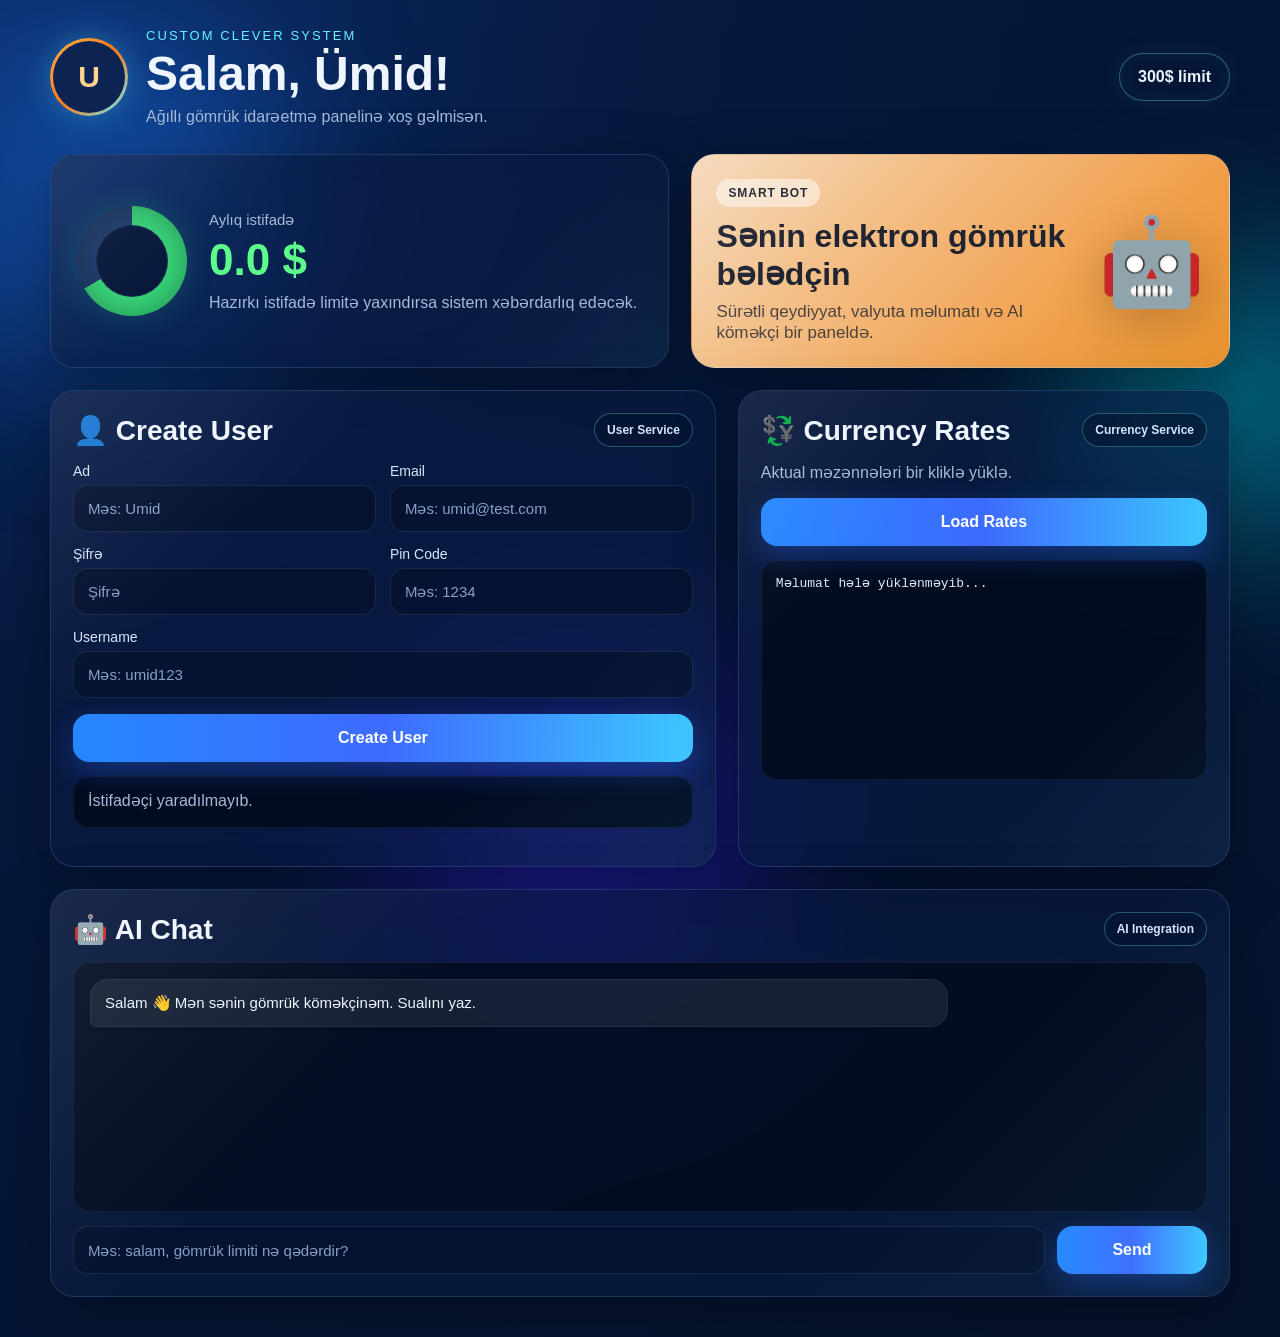
<file: ApiGateway/src/main/resources/static/index.html>
<!DOCTYPE html>
<html lang="az">
<head>
  <meta charset="UTF-8" />
  <meta name="viewport" content="width=device-width, initial-scale=1.0" />
  <title>Custom Clever System</title>
  <link rel="stylesheet" href="style.css" />
</head>
<body>
<div class="bg bg-one"></div>
<div class="bg bg-two"></div>
<div class="bg bg-three"></div>

<div class="app-shell">
  <header class="hero">
    <div class="hero-left">
      <div class="avatar-wrap">
        <div class="avatar-circle">U</div>
      </div>
      <div>
        <p class="hero-kicker">Custom Clever System</p>
        <h1>Salam, Ümid!</h1>
        <p class="hero-subtitle">Ağıllı gömrük idarəetmə panelinə xoş gəlmisən.</p>
      </div>
    </div>

    <div class="hero-right">
      <div class="limit-chip">300$ limit</div>
    </div>
  </header>

  <section class="top-grid">
    <div class="glass-card stat-card">
      <div class="stat-ring">
        <div class="ring-inner"></div>
      </div>
      <div class="stat-content">
        <span class="stat-label">Aylıq istifadə</span>
        <h2>0.0 $</h2>
        <p>Hazırkı istifadə limitə yaxındırsa sistem xəbərdarlıq edəcək.</p>
      </div>
    </div>

    <div class="glass-card bot-card">
      <div class="bot-text">
        <span class="bot-badge">Smart Bot</span>
        <h3>Sənin elektron gömrük bələdçin</h3>
        <p>Sürətli qeydiyyat, valyuta məlumatı və AI köməkçi bir paneldə.</p>
      </div>
      <div class="bot-emoji">🤖</div>
    </div>
  </section>

  <section class="dashboard-grid">
    <div class="glass-card service-card">
      <div class="card-title-row">
        <h3>👤 Create User</h3>
        <span class="card-tag">User Service</span>
      </div>

      <div class="form-grid">
        <div class="input-group">
          <label for="name">Ad</label>
          <input id="name" placeholder="Məs: Umid" />
        </div>

        <div class="input-group">
          <label for="email">Email</label>
          <input id="email" placeholder="Məs: umid@test.com" />
        </div>

        <div class="input-group">
          <label for="password">Şifrə</label>
          <input id="password" type="password" placeholder="Şifrə" />
        </div>

        <div class="input-group">
          <label for="pinCode">Pin Code</label>
          <input id="pinCode" placeholder="Məs: 1234" />
        </div>

        <div class="input-group full">
          <label for="username">Username</label>
          <input id="username" placeholder="Məs: umid123" />
        </div>
      </div>

      <button class="primary-btn" onclick="createUser()">Create User</button>
      <p id="userResult" class="result-box muted">İstifadəçi yaradılmayıb.</p>
    </div>

    <div class="glass-card service-card">
      <div class="card-title-row">
        <h3>💱 Currency Rates</h3>
        <span class="card-tag">Currency Service</span>
      </div>

      <p class="section-text">Aktual məzənnələri bir kliklə yüklə.</p>
      <button class="primary-btn" onclick="loadRates()">Load Rates</button>

      <pre id="currencyResult" class="code-box">Məlumat hələ yüklənməyib...</pre>
    </div>

    <div class="glass-card service-card ai-card">
      <div class="card-title-row">
        <h3>🤖 AI Chat</h3>
        <span class="card-tag">AI Integration</span>
      </div>

      <div id="chatMessages" class="chat-messages">
        <div class="msg bot-msg">
          Salam 👋 Mən sənin gömrük köməkçinəm. Sualını yaz.
        </div>
      </div>

      <div class="chat-input-row">
        <input id="aiInput" placeholder="Məs: salam, gömrük limiti nə qədərdir?" />
        <button class="send-btn" onclick="sendMessage()">Send</button>
      </div>

      <div id="aiOutput" class="hidden-output"></div>
    </div>
  </section>
</div>

<script src="app.js"></script>
</body>
</html>
</file>
<file: ApiGateway/src/main/resources/static/style.css>
:root {
    --bg: #071a3a;
    --bg-deep: #04122b;
    --card: rgba(10, 26, 63, 0.62);
    --card-border: rgba(146, 191, 255, 0.18);
    --text: #eef5ff;
    --muted: #a7bad8;
    --accent: #58a6ff;
    --accent-2: #66f0ff;
    --success: #3ddc97;
    --warning: #ffc857;
    --danger: #ff6b81;
    --shadow: 0 20px 60px rgba(0, 0, 0, 0.35);
    --radius: 24px;
}

* {
    box-sizing: border-box;
}

html, body {
    margin: 0;
    min-height: 100%;
    font-family: Inter, Arial, sans-serif;
    color: var(--text);
    background:
            radial-gradient(circle at top left, #0b2d69 0%, #061a3f 35%, #04122b 100%);
}

body {
    position: relative;
    overflow-x: hidden;
}

.bg {
    position: fixed;
    border-radius: 50%;
    filter: blur(90px);
    z-index: 0;
    opacity: 0.45;
    pointer-events: none;
}

.bg-one {
    width: 340px;
    height: 340px;
    background: #1d7cff;
    top: 30px;
    left: -60px;
}

.bg-two {
    width: 280px;
    height: 280px;
    background: #00f0ff;
    top: 260px;
    right: -70px;
}

.bg-three {
    width: 380px;
    height: 380px;
    background: #3a1bff;
    bottom: -110px;
    left: 30%;
}

.app-shell {
    position: relative;
    z-index: 1;
    width: min(1180px, calc(100% - 32px));
    margin: 28px auto 40px;
}

.hero {
    display: flex;
    justify-content: space-between;
    gap: 20px;
    align-items: center;
    margin-bottom: 28px;
}

.hero-left {
    display: flex;
    align-items: center;
    gap: 18px;
}

.avatar-wrap {
    width: 78px;
    height: 78px;
    border-radius: 50%;
    padding: 3px;
    background: linear-gradient(135deg, #ffb347, #ff7a18, #66f0ff);
    box-shadow: 0 0 30px rgba(102, 240, 255, 0.28);
}

.avatar-circle {
    width: 100%;
    height: 100%;
    border-radius: 50%;
    display: grid;
    place-items: center;
    background: #0d2453;
    font-size: 30px;
    font-weight: 800;
    color: #ffd48f;
}

.hero-kicker {
    margin: 0 0 6px;
    color: var(--accent-2);
    font-size: 13px;
    letter-spacing: 0.16em;
    text-transform: uppercase;
}

.hero h1 {
    margin: 0;
    font-size: clamp(28px, 4vw, 48px);
    line-height: 1.05;
}

.hero-subtitle {
    margin: 8px 0 0;
    color: var(--muted);
    font-size: 16px;
}

.limit-chip {
    padding: 14px 18px;
    border: 1px solid rgba(102, 240, 255, 0.35);
    border-radius: 999px;
    background: rgba(7, 23, 52, 0.6);
    color: #eaf2ff;
    box-shadow: inset 0 0 25px rgba(88, 166, 255, 0.08), 0 0 25px rgba(88, 166, 255, 0.08);
    font-weight: 700;
}

.top-grid {
    display: grid;
    grid-template-columns: 1.15fr 1fr;
    gap: 22px;
    margin-bottom: 22px;
}

.dashboard-grid {
    display: grid;
    grid-template-columns: 1.15fr 0.85fr;
    gap: 22px;
}

.dashboard-grid .ai-card {
    grid-column: 1 / -1;
}

.glass-card {
    background: var(--card);
    border: 1px solid var(--card-border);
    border-radius: var(--radius);
    box-shadow: var(--shadow);
    backdrop-filter: blur(18px);
    -webkit-backdrop-filter: blur(18px);
    position: relative;
    overflow: hidden;
}

.glass-card::before {
    content: "";
    position: absolute;
    inset: 0;
    background: linear-gradient(135deg, rgba(255,255,255,0.08), transparent 30%, transparent 70%, rgba(102,240,255,0.06));
    pointer-events: none;
}

.stat-card {
    display: flex;
    align-items: center;
    gap: 22px;
    padding: 26px;
}

.stat-ring {
    width: 110px;
    height: 110px;
    min-width: 110px;
    border-radius: 50%;
    background:
            conic-gradient(#37d67a 0deg, #37d67a 240deg, rgba(255,255,255,0.08) 240deg 360deg);
    display: grid;
    place-items: center;
    box-shadow: inset 0 0 30px rgba(0,0,0,0.32), 0 0 30px rgba(61, 220, 151, 0.18);
}

.ring-inner {
    width: 72px;
    height: 72px;
    border-radius: 50%;
    background: #06173b;
    border: 1px solid rgba(255,255,255,0.08);
}

.stat-content h2 {
    margin: 6px 0 8px;
    font-size: 44px;
    color: #5cff89;
}

.stat-label {
    color: var(--muted);
    font-size: 15px;
}

.stat-content p {
    margin: 0;
    color: var(--muted);
}

.bot-card {
    padding: 24px;
    display: flex;
    justify-content: space-between;
    gap: 18px;
    align-items: center;
    background:
            linear-gradient(135deg, rgba(255, 225, 192, 0.96), rgba(255, 144, 28, 0.94));
    color: #1f2430;
}

.bot-badge {
    display: inline-block;
    padding: 7px 12px;
    border-radius: 999px;
    background: rgba(255,255,255,0.5);
    font-size: 12px;
    font-weight: 800;
    letter-spacing: 0.08em;
    text-transform: uppercase;
    margin-bottom: 10px;
}

.bot-card h3 {
    margin: 0 0 8px;
    font-size: 32px;
}

.bot-card p {
    margin: 0;
    font-size: 17px;
    color: rgba(31, 36, 48, 0.78);
}

.bot-emoji {
    font-size: 86px;
    line-height: 1;
    filter: drop-shadow(0 10px 25px rgba(0,0,0,0.22));
}

.service-card {
    padding: 22px;
}

.card-title-row {
    display: flex;
    justify-content: space-between;
    gap: 14px;
    align-items: center;
    margin-bottom: 16px;
}

.card-title-row h3 {
    margin: 0;
    font-size: 28px;
}

.card-tag {
    font-size: 12px;
    font-weight: 700;
    color: #d4e5ff;
    padding: 9px 12px;
    border-radius: 999px;
    border: 1px solid rgba(102,240,255,0.3);
    background: rgba(5, 19, 46, 0.55);
}

.section-text {
    color: var(--muted);
    margin-top: 0;
}

.form-grid {
    display: grid;
    grid-template-columns: 1fr 1fr;
    gap: 14px;
    margin-bottom: 16px;
}

.input-group.full {
    grid-column: 1 / -1;
}

.input-group label {
    display: block;
    margin-bottom: 6px;
    color: #d8e6fb;
    font-size: 14px;
}

input {
    width: 100%;
    border: 1px solid rgba(160, 199, 255, 0.12);
    background: rgba(5, 19, 46, 0.82);
    color: var(--text);
    padding: 14px 14px;
    border-radius: 14px;
    outline: none;
    transition: 0.22s ease;
    font-size: 15px;
}

input::placeholder {
    color: #87a0c8;
}

input:focus {
    border-color: rgba(102,240,255,0.5);
    box-shadow: 0 0 0 4px rgba(102,240,255,0.09), 0 0 18px rgba(88, 166, 255, 0.2);
}

.primary-btn,
.send-btn {
    border: none;
    width: 100%;
    padding: 15px 18px;
    border-radius: 16px;
    font-size: 16px;
    font-weight: 800;
    cursor: pointer;
    color: white;
    background: linear-gradient(90deg, #2587ff, #3e6bff, #3cc6ff);
    box-shadow: 0 10px 28px rgba(48, 104, 255, 0.32);
    transition: transform 0.2s ease, box-shadow 0.2s ease, opacity 0.2s ease;
}

.primary-btn:hover,
.send-btn:hover {
    transform: translateY(-1px);
    box-shadow: 0 14px 34px rgba(48, 104, 255, 0.4);
}

.primary-btn:active,
.send-btn:active {
    transform: translateY(0);
}

.result-box,
.code-box,
#aiOutput {
    margin-top: 14px;
    border-radius: 16px;
    padding: 14px;
    background: rgba(3, 12, 30, 0.92);
    border: 1px solid rgba(160, 199, 255, 0.08);
}

.result-box {
    min-height: 52px;
}

.muted {
    color: var(--muted);
}

.code-box {
    min-height: 220px;
    color: #dfeaff;
    overflow: auto;
    white-space: pre-wrap;
    word-break: break-word;
}

.chat-messages {
    min-height: 250px;
    max-height: 360px;
    overflow-y: auto;
    background: rgba(3, 12, 30, 0.8);
    border-radius: 18px;
    border: 1px solid rgba(160, 199, 255, 0.08);
    padding: 16px;
    margin-bottom: 14px;
}

.msg {
    max-width: 78%;
    padding: 12px 14px;
    border-radius: 18px;
    margin-bottom: 12px;
    line-height: 1.45;
    font-size: 15px;
    word-break: break-word;
}

.user-msg {
    margin-left: auto;
    border-bottom-right-radius: 6px;
    background: linear-gradient(135deg, #2f88ff, #56d2ff);
    color: white;
    box-shadow: 0 10px 24px rgba(53, 150, 255, 0.22);
}

.bot-msg {
    margin-right: auto;
    border-bottom-left-radius: 6px;
    background: rgba(255,255,255,0.08);
    color: #eef5ff;
    border: 1px solid rgba(255,255,255,0.06);
}

.chat-input-row {
    display: grid;
    grid-template-columns: 1fr 150px;
    gap: 12px;
}

.hidden-output {
    display: none;
}

.success-text {
    color: #77ffad;
}

.error-text {
    color: #ff9aab;
}

@media (max-width: 980px) {
    .top-grid,
    .dashboard-grid {
        grid-template-columns: 1fr;
    }

    .dashboard-grid .ai-card {
        grid-column: auto;
    }
}

@media (max-width: 680px) {
    .app-shell {
        width: min(100% - 18px, 100%);
        margin: 16px auto 26px;
    }

    .hero {
        flex-direction: column;
        align-items: flex-start;
    }

    .hero-left {
        align-items: flex-start;
    }

    .form-grid,
    .chat-input-row {
        grid-template-columns: 1fr;
    }

    .card-title-row {
        flex-direction: column;
        align-items: flex-start;
    }

    .stat-card {
        flex-direction: column;
        align-items: flex-start;
    }

    .bot-card {
        flex-direction: column;
        align-items: flex-start;
    }

    .bot-emoji {
        align-self: center;
    }
}
</file>
